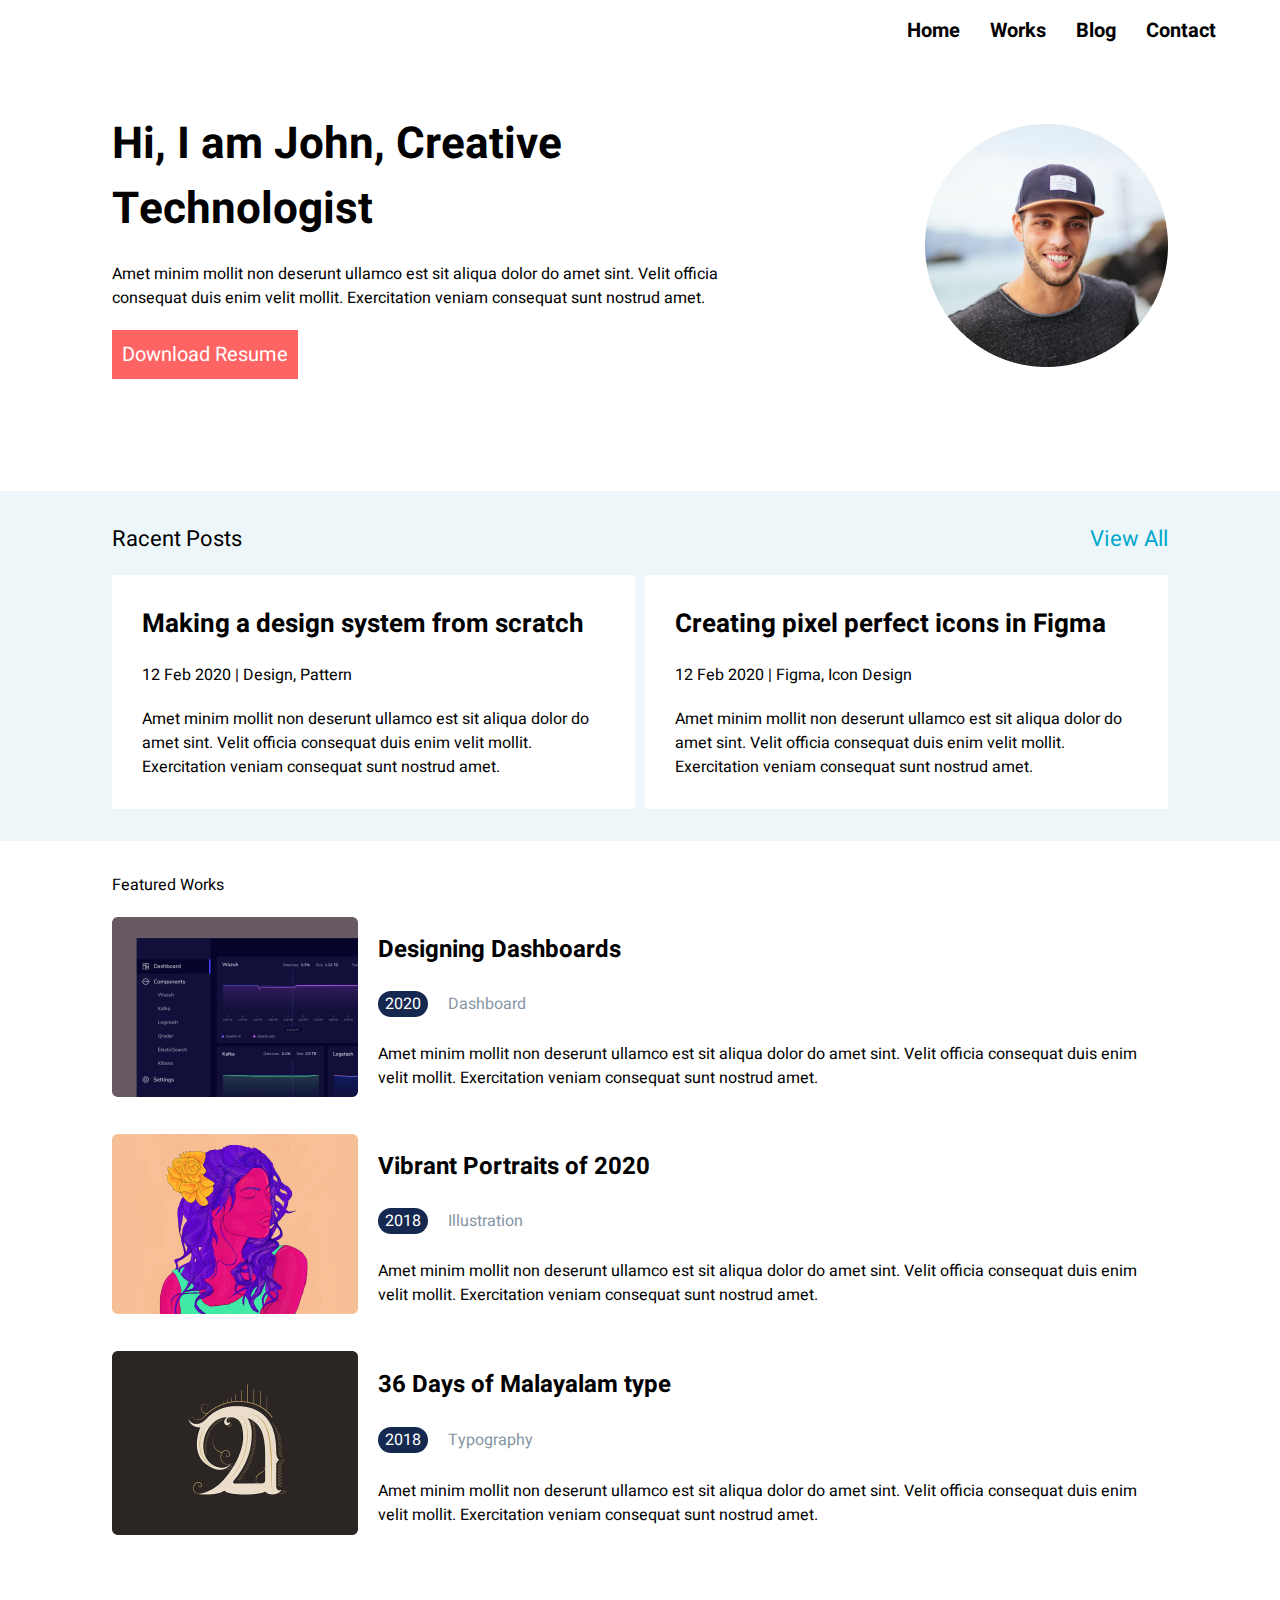
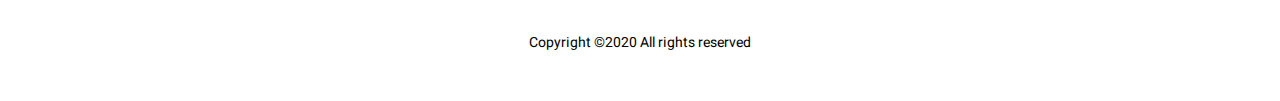
<file: index.html>
<!DOCTYPE html>
<html lang="en">

<head>
    <meta charset="UTF-8">
    <meta name="viewport" content="width=device-width, initial-scale=1.0">
    <!-- google fonts -->
    <link rel="preconnect" href="https://fonts.googleapis.com">
    <link rel="preconnect" href="https://fonts.gstatic.com" crossorigin>
    <link
        href="https://fonts.googleapis.com/css2?family=Comic+Neue:wght@700&family=Dancing+Script:wght@400;500&family=Heebo:wght@200;400&display=swap"
        rel="stylesheet">
    <!-- font awesome -->
    <link rel="stylesheet" href="https://cdnjs.cloudflare.com/ajax/libs/font-awesome/6.4.2/css/all.min.css" integrity="sha512-z3gLpd7yknf1YoNbCzqRKc4qyor8gaKU1qmn+CShxbuBusANI9QpRohGBreCFkKxLhei6S9CQXFEbbKuqLg0DA==" crossorigin="anonymous" referrerpolicy="no-referrer" />
    <link rel="stylesheet" href="src/css/home.css">
    <title>Fajrieee Figma to HTML #1</title>
</head>

<body>
    <!--! Home -->

    <!-- navbar -->
    <nav>
        <ul id="navUl">
            <li><a href="#">Home</a></li>
            <li><a href="works.html">Works</a></li>
            <li><a href="blog.html">Blog</a></li>
            <li><a href="#">Contact</a></li>
        </ul>

        <div class="humberger" onclick="humbergerToogle()">
            <span>.</span>
            <span>.</span>
            <span>.</span>
        </div>
    </nav>

    <!-- navbar end -->

    <!-- hero section -->
    <section class="hero-section">
        <div class="text-container">
            <h1>Hi, I am John,
                Creative Technologist</h1>

            <p>Amet minim mollit non deserunt ullamco est sit aliqua dolor do amet sint. Velit officia consequat duis enim velit mollit. Exercitation veniam consequat sunt nostrud amet.</p>

            <button>Download Resume</button>
        </div>
        <div class="image-container">
            <img src="assets/Ellipse 1.png" alt="">
        </div>
    </section>
    <!-- hero section end -->

    <!-- section racent post -->
    <section class="racent-post">
        <div class="racent-post-container">
            <p>Racent Posts</p>
            <a href="#">View All</a>
        </div>
        <div class="cards-container">
            <div class="card">
                <h2>Making a design system from scratch</h2>
                <p>12 Feb 2020  |  Design, Pattern</p>
                <p>Amet minim mollit non deserunt ullamco est sit aliqua dolor do amet sint. Velit officia consequat duis enim velit mollit. Exercitation veniam consequat sunt nostrud amet.</p>
            </div>
            <div class="card">
                <h2>Creating pixel perfect icons in Figma</h2>
                <p>12 Feb 2020  |  Figma, Icon Design</p>
                <p>Amet minim mollit non deserunt ullamco est sit aliqua dolor do amet sint. Velit officia consequat duis enim velit mollit. Exercitation veniam consequat sunt nostrud amet.</p>
            </div>
        </div>
    </section>
    <!-- section racent post end -->

    <!-- section featured works -->
    <section class="featured-works">
        <div class="featured-works-container">
            <p>Featured Works</p>
        </div>
        <div class="cards-container">

            <div class="card">
                <div class="image-container">
                    <img src="assets/Rectangle 30.png" alt="">
                </div>
                <div class="text-container">
                    <h2>Designing Dashboards</h2>
                    <div class="category">
                        <div>2020</div>
                        <p>Dashboard</p>
                    </div>
                    <p>Amet minim mollit non deserunt ullamco est sit aliqua dolor do amet sint. Velit officia consequat duis enim velit mollit. Exercitation veniam consequat sunt nostrud amet.</p>
                </div>
            </div>

            <div class="card">
                <div class="image-container">
                    <img src="assets/Rectangle 32.png" alt="">
                </div>
                <div class="text-container">
                    <h2>Vibrant Portraits of 2020</h2>
                    <div class="category">
                        <div>2018</div>
                        <p>Illustration</p>
                    </div>
                    <p>Amet minim mollit non deserunt ullamco est sit aliqua dolor do amet sint. Velit officia consequat duis enim velit mollit. Exercitation veniam consequat sunt nostrud amet.</p>
                </div>
            </div>

            <div class="card">
                <div class="image-container">
                    <img src="assets/Rectangle 34.png" alt="">
                </div>
                <div class="text-container">
                    <h2>36 Days of Malayalam type</h2>
                    <div class="category">
                        <div>2018</div>
                        <p>Typography</p>
                    </div>
                    <p>Amet minim mollit non deserunt ullamco est sit aliqua dolor do amet sint. Velit officia consequat duis enim velit mollit. Exercitation veniam consequat sunt nostrud amet.</p>
                </div>
            </div>

        </div>
    </section>
    <!-- section featured works end -->

    <!-- footer -->
    <footer>
        <div class="logos">
            <a href=""><i class="fa-brands fa-square-facebook fa-xl"></i></a>
            <a href=""><i class="fa-brands fa-instagram fa-xl"></i></a>
            <a href=""><i class="fa-brands fa-twitter fa-xl"></i></a>
            <a href=""><i class="fa-brands fa-linkedin fa-xl"></i></a>
        </div>
        <div class="copyright">
            <p>Copyright ©2020 All rights reserved </p>
        </div>
    </footer>
    <!-- footer end -->

    <!--! Home end -->

    <script src="src/js/humberger.js"></script>
</body>

</html>
</file>
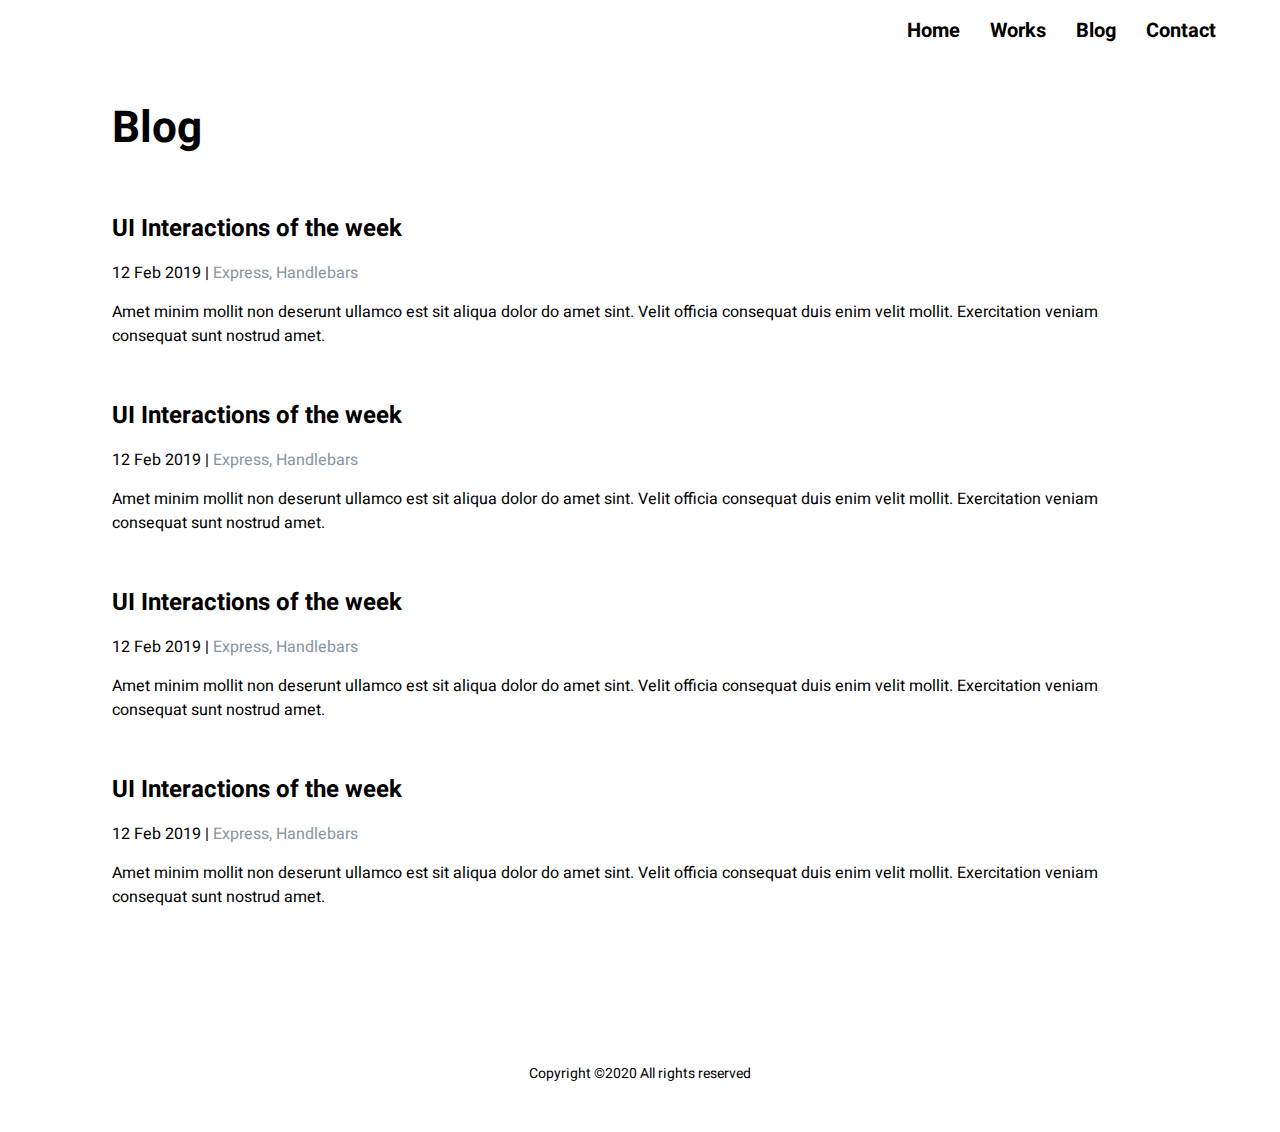
<file: blog.html>
<!DOCTYPE html>
<html lang="en">
<head>
    <meta charset="UTF-8">
    <meta name="viewport" content="width=device-width, initial-scale=1.0">
    <!-- google fonts -->
    <link rel="preconnect" href="https://fonts.googleapis.com">
    <link rel="preconnect" href="https://fonts.gstatic.com" crossorigin>
    <link
        href="https://fonts.googleapis.com/css2?family=Comic+Neue:wght@700&family=Dancing+Script:wght@400;500&family=Heebo:wght@200;400&display=swap"
        rel="stylesheet">
    <!-- font awesome -->
    <link rel="stylesheet" href="https://cdnjs.cloudflare.com/ajax/libs/font-awesome/6.4.2/css/all.min.css" integrity="sha512-z3gLpd7yknf1YoNbCzqRKc4qyor8gaKU1qmn+CShxbuBusANI9QpRohGBreCFkKxLhei6S9CQXFEbbKuqLg0DA==" crossorigin="anonymous" referrerpolicy="no-referrer" />
    <!-- blog css  -->
    <link rel="stylesheet" href="src/css/blog.css">
    <title>Fajrieee Figma to HTML #1</title>
</head>
<body>
    <!--! Blog -->
    <!-- navbar -->
    <nav>
        <ul id="navUl">
            <li><a href="index.html">Home</a></li>
            <li><a href="works.html">Works</a></li>
            <li><a href="#">Blog</a></li>
            <li><a href="#">Contact</a></li>
        </ul>

        <div class="humberger" onclick="humbergerToogle()">
            <span>.</span>
            <span>.</span>
            <span>.</span>
        </div>
    </nav>

    <!-- navbar end -->

    <!-- Section -->
    <section class="blog-section">
        <div class="title-container">
            <h1>Blog</h1>
        </div>
        <div class="cards-container">
            
            <div class="card">
                <h2>UI Interactions of the week</h2>
                <p>12 Feb 2019    |    <span>Express, Handlebars</span></p>
                <p>Amet minim mollit non deserunt ullamco est sit aliqua dolor do amet sint. Velit officia consequat duis enim velit mollit. Exercitation veniam consequat sunt nostrud amet.</p>
            </div>

            <div class="card">
                <h2>UI Interactions of the week</h2>
                <p>12 Feb 2019    |    <span>Express, Handlebars</span></p>
                <p>Amet minim mollit non deserunt ullamco est sit aliqua dolor do amet sint. Velit officia consequat duis enim velit mollit. Exercitation veniam consequat sunt nostrud amet.</p>
            </div>

            <div class="card">
                <h2>UI Interactions of the week</h2>
                <p>12 Feb 2019    |    <span>Express, Handlebars</span></p>
                <p>Amet minim mollit non deserunt ullamco est sit aliqua dolor do amet sint. Velit officia consequat duis enim velit mollit. Exercitation veniam consequat sunt nostrud amet.</p>
            </div>

            <div class="card">
                <h2>UI Interactions of the week</h2>
                <p>12 Feb 2019    |    <span>Express, Handlebars</span></p>
                <p>Amet minim mollit non deserunt ullamco est sit aliqua dolor do amet sint. Velit officia consequat duis enim velit mollit. Exercitation veniam consequat sunt nostrud amet.</p>
            </div>
        </div>
    </section>
    <!-- Section end -->

    <!-- footer -->
    <footer>
        <div class="logos">
            <a href=""><i class="fa-brands fa-square-facebook fa-xl"></i></a>
            <a href=""><i class="fa-brands fa-instagram fa-xl"></i></a>
            <a href=""><i class="fa-brands fa-twitter fa-xl"></i></a>
            <a href=""><i class="fa-brands fa-linkedin fa-xl"></i></a>
        </div>
        <div class="copyright">
            <p>Copyright ©2020 All rights reserved </p>
        </div>
    </footer>
    <!-- footer end -->
    <script src="src/js/humberger.js"></script>
</body>
</html>
</file>
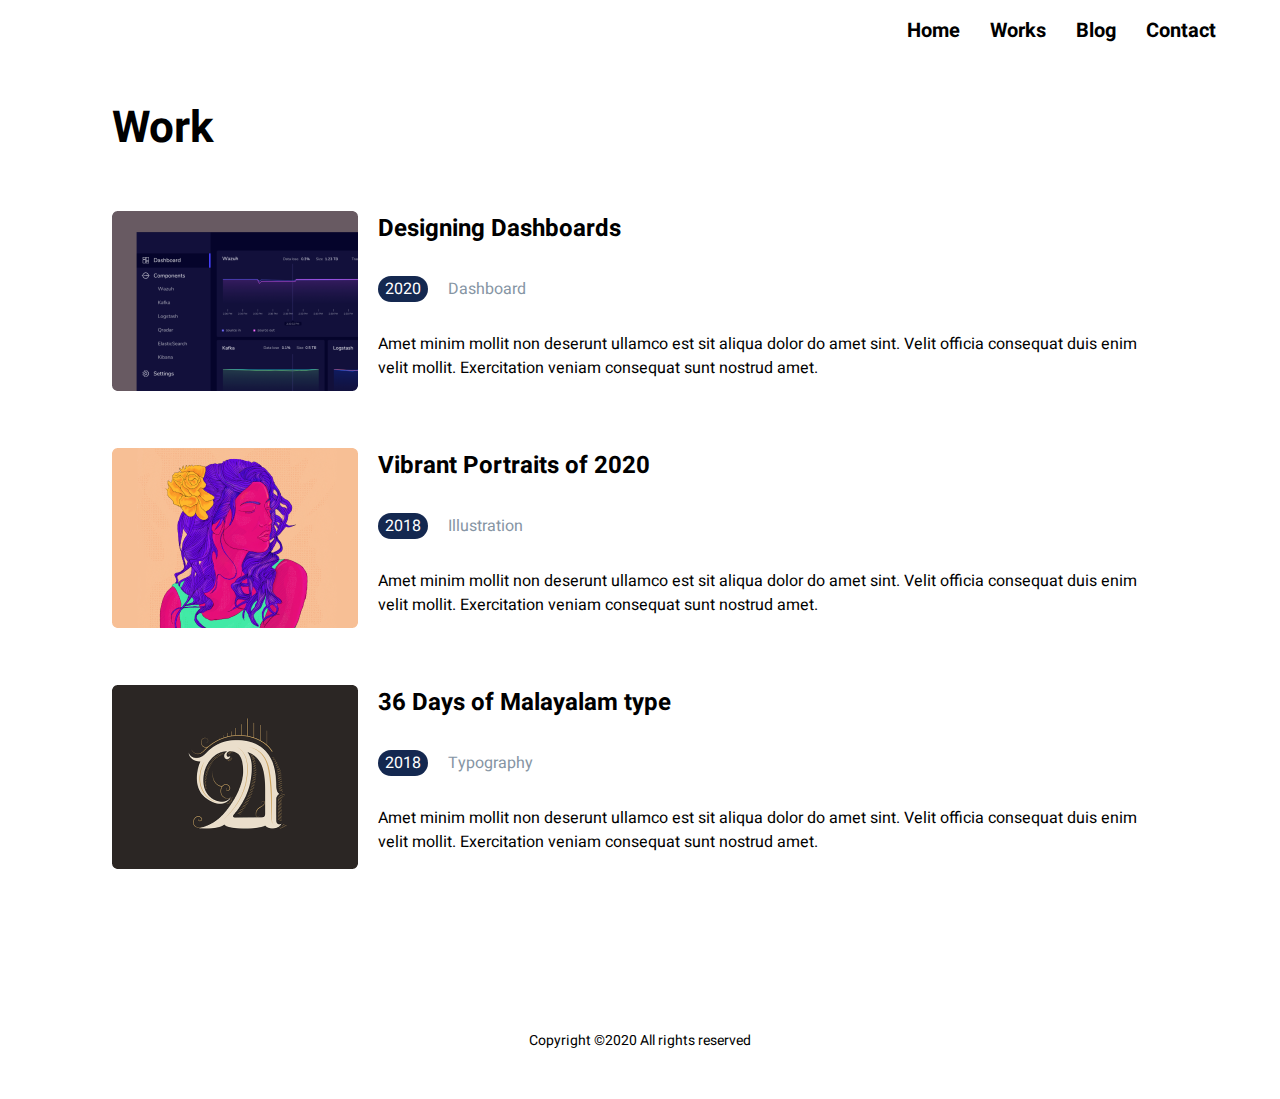
<file: works.html>
<!DOCTYPE html>
<html lang="en">
<head>
    <meta charset="UTF-8">
    <meta name="viewport" content="width=device-width, initial-scale=1.0">
     <!-- google fonts -->
     <link rel="preconnect" href="https://fonts.googleapis.com">
     <link rel="preconnect" href="https://fonts.gstatic.com" crossorigin>
     <link
         href="https://fonts.googleapis.com/css2?family=Comic+Neue:wght@700&family=Dancing+Script:wght@400;500&family=Heebo:wght@200;400&display=swap"
         rel="stylesheet">
     <!-- font awesome -->
     <link rel="stylesheet" href="https://cdnjs.cloudflare.com/ajax/libs/font-awesome/6.4.2/css/all.min.css" integrity="sha512-z3gLpd7yknf1YoNbCzqRKc4qyor8gaKU1qmn+CShxbuBusANI9QpRohGBreCFkKxLhei6S9CQXFEbbKuqLg0DA==" crossorigin="anonymous" referrerpolicy="no-referrer" />
     <!-- works css -->
     <link rel="stylesheet" href="src/css/works.css">
    <title>Fajrieee Figma to HTML #1</title>
</head>
<body>
     <!--! Blog -->
    <!-- navbar -->
    <nav>
        <ul id="navUl">
            <li><a href="index.html">Home</a></li>
            <li><a href="index.html">Works</a></li>
            <li><a href="blog.html">Blog</a></li>
            <li><a href="#">Contact</a></li>
        </ul>

        <div class="humberger" onclick="humbergerToogle()">
            <span>.</span>
            <span>.</span>
            <span>.</span>
        </div>
    </nav>

    <!-- navbar end -->

    <!-- Section -->
    <section class="works-section">
        <div class="title-container">
            <h1>Work</h1>
        </div>
        <div class="cards-container">
            
            <div class="card">
                <div class="image-container">
                    <img src="assets/Rectangle 30.png" alt="">
                </div>
                <div class="text-container">
                    <h2>Designing Dashboards</h2>
                    <div class="category">
                        <div>2020</div>
                        <p>Dashboard</p>
                    </div>
                    <p>Amet minim mollit non deserunt ullamco est sit aliqua dolor do amet sint. Velit officia consequat duis enim velit mollit. Exercitation veniam consequat sunt nostrud amet.</p>
                </div>
            </div>
            
            <div class="card">
                <div class="image-container">
                    <img src="assets/Rectangle 32.png" alt="">
                </div>
                <div class="text-container">
                    <h2>Vibrant Portraits of 2020</h2>
                    <div class="category">
                        <div>2018</div>
                        <p>Illustration</p>
                    </div>
                    <p>Amet minim mollit non deserunt ullamco est sit aliqua dolor do amet sint. Velit officia consequat duis enim velit mollit. Exercitation veniam consequat sunt nostrud amet.</p>
                </div>
            </div>
            
            <div class="card">
                <div class="image-container">
                    <img src="assets/Rectangle 34.png" alt="">
                </div>
                <div class="text-container">
                    <h2>36 Days of Malayalam type</h2>
                    <div class="category">
                        <div>2018</div>
                        <p>Typography</p>
                    </div>
                    <p>Amet minim mollit non deserunt ullamco est sit aliqua dolor do amet sint. Velit officia consequat duis enim velit mollit. Exercitation veniam consequat sunt nostrud amet.</p>
                </div>
            </div>

        </div>
    </section>
    <!-- Section end -->

    <!-- footer -->
    <footer>
        <div class="logos">
            <a href=""><i class="fa-brands fa-square-facebook fa-xl"></i></a>
            <a href=""><i class="fa-brands fa-instagram fa-xl"></i></a>
            <a href=""><i class="fa-brands fa-twitter fa-xl"></i></a>
            <a href=""><i class="fa-brands fa-linkedin fa-xl"></i></a>
        </div>
        <div class="copyright">
            <p>Copyright ©2020 All rights reserved </p>
        </div>
    </footer>
    <!-- footer end -->
    <script src="src/js/humberger.js"></script>
</body>
</html>
</file>
<file: src/css/home.css>
* {
    margin: 0;
    padding: 0;
    box-sizing: border-box;
    font-family: 'Heebo', sans-serif;
}

/* Humberger */
nav .humberger {
    cursor: pointer;
    width: 40px;
    height: 40px;
    background-color: white;
    display: none;
    flex-direction: column;
    justify-content: center;
    align-items: center;
    gap: 5px;
}

nav .humberger span {
    width: 40px;
    height: 5px;
    background-color: black;
    border-radius: 20px;
    -webkit-border-radius: 20px;
    -moz-border-radius: 20px;
    -ms-border-radius: 20px;
    -o-border-radius: 20px;
}
/* Humberger end */

/* Navbar */

nav {
    position: fixed;
    right: 0;
    left: 0;
    padding: 1rem 4rem;
    display: flex;
    justify-content: end;
    align-items: center;
    gap: 20px;
    background-color: white;
}

nav ul{
    display: flex;
    justify-content: end;
    gap: 30px;
}

nav ul li {
    list-style: none;
    font-weight: bolder;
    font-size: 20px;
}

nav ul li a {
    text-decoration: none;
    color: black;
}

nav ul li a:hover {
    color: #FF6464;
}

/* Navbar end */

/* Hero section */

section.hero-section {
    width: 100%;
    padding: 7rem 7rem;
    display: flex;
    justify-content: center;
    align-items: center;
}

section.hero-section .text-container {
    display: flex;
    flex-direction: column;
    justify-content: center;
    align-items: start;
    gap: 20px;
    width: 60%;
}

section.hero-section .text-container h1 {
    font-size: 44px;
}

section.hero-section .text-container button {
    cursor: pointer;
    border: none;
    padding: 10px;
    background-color: #FF6464;
    color: white;
    font-size: 20px;
}

section.hero-section .image-container {
    width: 40%;
    display: flex;
    justify-content: end;
}

/* Hero section end */

/* Section racent post */
section.racent-post {
    padding: 2rem 7rem;
    background-color: #EDF7FA;
    width: 100%;
    display: flex;
    flex-direction: column;
    gap: 20px;
}

section.racent-post .racent-post-container {
    display: flex;
    justify-content: space-between;
    font-size: 22px;
}

section.racent-post .racent-post-container a {
    text-decoration: none;
    color: #00A8CC;
}

section.racent-post .cards-container {
    width: 100%;
    display: flex;
    justify-content: center;
    align-items: center;
    gap: 10px;
}

section.racent-post .cards-container .card {
    background-color: white;
    width: 50%;
    padding: 30px;
    display: flex;
    flex-direction: column;
    justify-content: start;
    align-items: start;
    gap: 20px;
}

section.racent-post .cards-container .card h2 {
    font-size: 26px;
}
/* Section racent post end */

/* Section featured works */
section.featured-works {
    padding: 2rem 7rem;
    display: flex;
    flex-direction: column;
    justify-content: start;
    align-items: start;
    gap: 20px;
}

section.featured-works .cards-container {
    display: flex;
    flex-direction: column;
    gap: 30px;
}

section.featured-works .cards-container .card {
    display: flex;
    gap: 20px;
}

section.featured-works .cards-container .card .text-container {
    display: flex;
    flex-direction: column;
    justify-content: space-evenly;
    gap: 10px;
}

section.featured-works .cards-container .card .text-container .category {
    display: flex;
    align-items: center;
    gap: 20px;
}

section.featured-works .cards-container .card .text-container .category div {
    padding: 1px 7px;
    background-color: #142850;
    color: white;
    border-radius: 16px;
    -webkit-border-radius: 16px;
    -moz-border-radius: 16px;
    -ms-border-radius: 16px;
    -o-border-radius: 16px;
}

section.featured-works .cards-container .card .text-container .category p {
    color: #8695A4;
}
/* Section featured works end */

/* Footer */
footer {
    padding: 3rem;
    display: flex;
    flex-direction: column;
    gap: 10px;
}

footer .logos {
    display: flex;
    justify-content: center;
    align-items: center;
    gap: 30px;
}

footer .logos a {
    text-decoration: none;
    color: black;
}

footer .copyright {
    display: flex;
    justify-content: center;
    align-items: center;
    font-size: 14px;
}
/* Footer end */


/** Media queries  */
@media  screen and (max-width: 768px) {
    /* Hero section */
    section.hero-section {
        width: 100%;
        padding: 7rem 4rem;
        gap: 10px
    }

    section.hero-section .text-container h1 {
        font-size: 30px;
    }

    section.hero-section .image-container img {
        width: 190px;
        /* height: 175px; */
    }
    /* Hero section end */

    /* Section racent post */
    section.racent-post {
        padding: 2rem 4rem;
    }
    /* Racent post end */

    /* Section featured works */
    section.featured-works {
        padding: 2rem 4rem;
    }
    /* Section featured works */
}


@media screen and (max-width: 576px){
    /* Humberger */
    nav .humberger {
        display: flex;
    }
    /* Humberger end */

    /* Navbar */
    nav {
        /* background-color: salmon; */
        padding: 1rem 1.5rem;
        position: fixed;
        z-index: 2;
    }

    nav ul {
        margin-top: 7vh;
        display: none;
        padding: 3rem;
        justify-content: start;
        align-items: center;
        flex-direction: column;
        height: 100vh;
        background-color: white;
        position: absolute;
        top: 0;
        bottom: 0;
        right: 0;
        left: 0;
        z-index: -99;
    }

    nav ul li {
        width: 100%;
        border-bottom: 1px solid black;
        padding: 10px;
    }
    
    /* Navbar end */

    /* Hero section */

    section.hero-section {
        width: 100%;
        padding: 8rem 0;
        flex-direction: column-reverse;
        gap: 30px
    }

    section.hero-section .text-container {
        justify-content: center;
        align-items: center;
        text-align: center;
        gap: 30px;
        width:80%;
    }

    section.hero-section .text-container h1 {
        font-size: 32px;
    }

    section.hero-section .text-container button {
        cursor: pointer;
        border: none;
        padding: 10px;
        font-size: 20px;
    }

    section.hero-section .image-container {
        width: 40%;
        display: flex;
        justify-content: center;
    }

    section.hero-section .image-container img {
        width: 175px;
        height: 180px;
    }

    /* Hero section end */

    /* Section racent post */
    section.racent-post {
        background-color: #EDF7FA;
        width: 100%;
        display: flex;
        flex-direction: column;
        gap: 20px;
    }

    section.racent-post .racent-post-container {
        display: flex;
        justify-content: center;
        font-size: 18px;
    }

    section.racent-post .racent-post-container a {
        display: none;
    }

    section.racent-post .cards-container {
        width: 100%;
        flex-direction: column;
        justify-content: center;
        align-items: center;
        gap: 10px;
    }

    section.racent-post .cards-container .card {
        background-color: white;
        width: 95vw;
        padding: 30px;
        display: flex;
        flex-direction: column;
        justify-content: start;
        align-items: start;
        gap: 20px;
    }

    section.racent-post .cards-container .card h2 {
        font-size: 26px;
    }
    /* Section racent post end */

    /* Section featured works */
    section.featured-works {
        padding: 3rem 1rem;
        display: flex;
        flex-direction: column;
        justify-content: center;
        align-items: center;
        gap: 20px;
    }

    section.featured-works .featured-works-container {
        display: flex;
        justify-content: center;
        align-items: center;
    }

    section.featured-works .cards-container {
        display: flex;
        flex-direction: column;
        gap: 30px;
        padding: .2rem .2rem;
    }

    section.featured-works .cards-container .card {
        width: 90vw;
        display: flex;
        justify-content: center;
        align-items: center;
        flex-direction: column;
        gap: 20px;
    }

    section.featured-works .cards-container .card .image-container {
        display: flex;
        justify-content: center;
        align-items: center;
    }

    section.featured-works .cards-container .card .image-container img {
        width: 90vw;
    }

    section.featured-works .cards-container .card .text-container {
        display: flex;
        flex-direction: column;
        justify-content: space-evenly;
        gap: 10px;
    }

    section.featured-works .cards-container .card .text-container .category {
        display: flex;
        align-items: center;
        gap: 20px;
    }

    section.featured-works .cards-container .card .text-container .category div {
        padding: 1px 7px;
        background-color: #142850;
        color: white;
        border-radius: 16px;
        -webkit-border-radius: 16px;
        -moz-border-radius: 16px;
        -ms-border-radius: 16px;
        -o-border-radius: 16px;
    }

    section.featured-works .cards-container .card .text-container .category p {
        color: #8695A4;
    }
    /* Section featured works end */

}
</file>
<file: src/css/blog.css>
* {
    margin: 0;
    padding: 0;
    box-sizing: border-box;
    font-family: 'Heebo', sans-serif;
}

body {
    width: 100%;
    display: flex;
    flex-direction: column;
    justify-content: center;
    align-items: center;
}

.container {
    width: 100%;
    max-width: 1200px;
}

nav {
    width: 100%;
    position: fixed;
    top: 0;
}

/* Humberger */
nav .humberger {
    cursor: pointer;
    width: 40px;
    height: 40px;
    background-color: white;
    display: none;
    flex-direction: column;
    justify-content: center;
    align-items: center;
    gap: 5px;
}

nav .humberger span {
    width: 40px;
    height: 5px;
    background-color: black;
    border-radius: 20px;
    -webkit-border-radius: 20px;
    -moz-border-radius: 20px;
    -ms-border-radius: 20px;
    -o-border-radius: 20px;
}
/* Humberger end */

/* Navbar */

nav {
    position: fixed;
    right: 0;
    left: 0;
    padding: 1rem 4rem;
    display: flex;
    justify-content: end;
    align-items: center;
    gap: 20px;
    background-color: white;
}

nav ul{
    display: flex;
    justify-content: end;
    gap: 30px;
}

nav ul li {
    list-style: none;
    font-weight: bolder;
    font-size: 20px;
}

nav ul li a {
    text-decoration: none;
    color: black;
}

nav ul li a:hover {
    color: #FF6464;
}

/* Navbar end */

/* Blog section */
section.blog-section {
    padding: 6rem 7rem;
    display: flex;
    flex-direction: column;
    justify-content: start;
    align-items: start;
    gap: 50px;
}

section.blog-section .title-container h1 {
    font-size: 44px;
}

section.blog-section .cards-container {
    display: flex;
    flex-direction: column;
    justify-content: start;
    align-items: start;
    gap: 50px;
}

section.blog-section .cards-container .card {
    display: flex;
    flex-direction: column;
    justify-content: start;
    align-items: start;
    gap: 15px;
}

section.blog-section .cards-container .card span {
    color: #8695A4;
}
/* Blog section end */

/* Footer */
footer {
    padding: 3rem;
    display: flex;
    flex-direction: column;
    gap: 10px;
}

footer .logos {
    display: flex;
    justify-content: center;
    align-items: center;
    gap: 30px;
}

footer .logos a {
    text-decoration: none;
    color: black;
}

footer .copyright {
    display: flex;
    justify-content: center;
    align-items: center;
    font-size: 14px;
}
/* Footer end */

/** Media queries */
@media screen and (max-width: 576px){
    /* Humberger */
    nav .humberger {
        display: flex;
    }
    /* Humberger end */

    /* Navbar */
    nav {
        /* background-color: salmon; */
        padding: 1rem 1.5rem;
        position: fixed;
        z-index: 2;
    }

    nav ul {
        margin-top: 7vh;
        display: none;
        padding: 3rem;
        justify-content: start;
        align-items: center;
        flex-direction: column;
        height: 100vh;
        background-color: white;
        position: absolute;
        top: 0;
        bottom: 0;
        right: 0;
        left: 0;
        z-index: -99;
    }

    nav ul li {
        width: 100%;
        border-bottom: 1px solid black;
        padding: 10px;
    }
    
    /* Navbar end */

    /* Blog section */
    section.blog-section {
        padding: 6rem 2rem;
        display: flex;
        flex-direction: column;
        justify-content: start;
        align-items: start;
        gap: 50px;
    }
}
</file>
<file: src/css/works.css>
* {
    margin: 0;
    padding: 0;
    box-sizing: border-box;
    font-family: 'Heebo', sans-serif;
}

body {
    width: 100%;
    display: flex;
    flex-direction: column;
    justify-content: center;
    align-items: center;
}

.container {
    width: 100%;
    max-width: 1200px;
}

nav {
    width: 100%;
    position: fixed;
    top: 0;
}

/* Humberger */
nav .humberger {
    cursor: pointer;
    width: 40px;
    height: 40px;
    background-color: white;
    display: none;
    flex-direction: column;
    justify-content: center;
    align-items: center;
    gap: 5px;
}

nav .humberger span {
    width: 40px;
    height: 5px;
    background-color: black;
    border-radius: 20px;
    -webkit-border-radius: 20px;
    -moz-border-radius: 20px;
    -ms-border-radius: 20px;
    -o-border-radius: 20px;
}
/* Humberger end */

/* Navbar */

nav {
    position: fixed;
    right: 0;
    left: 0;
    padding: 1rem 4rem;
    display: flex;
    justify-content: end;
    align-items: center;
    gap: 20px;
    background-color: white;
}

nav ul{
    display: flex;
    justify-content: end;
    gap: 30px;
}

nav ul li {
    list-style: none;
    font-weight: bolder;
    font-size: 20px;
}

nav ul li a {
    text-decoration: none;
    color: black;
}

nav ul li a:hover {
    color: #FF6464;
}

/* Navbar end */

/* Works section */
section.works-section {
    padding: 6rem 7rem;
    display: flex;
    flex-direction: column;
    justify-content: start;
    align-items: start;
    gap: 50px;
}

section.works-section .title-container h1 {
    font-size: 44px;
}

section.works-section .cards-container {
    display: flex;
    flex-direction: column;
    justify-content: start;
    align-items: start;
    gap: 50px;
}

section.works-section .cards-container .card {
    display: flex;
    justify-content: start;
    align-items: start;
    gap: 20px;
}

section.works-section .cards-container .card .text-container {
    display: flex;
    flex-direction: column;
    justify-content: start;
    align-items: start;
    gap: 30px;
}

section.works-section .category {
        display: flex;
        align-items: center;
        gap: 20px;
    }

    section.works-section .category div {
        padding: 1px 7px;
        background-color: #142850;
        color: white;
        border-radius: 16px;
        -webkit-border-radius: 16px;
        -moz-border-radius: 16px;
        -ms-border-radius: 16px;
        -o-border-radius: 16px;
    }

    section.works-section .category p {
        color: #8695A4;
    }
/* Works section end */

/* Footer */
footer {
    padding: 3rem;
    display: flex;
    flex-direction: column;
    gap: 10px;
}

footer .logos {
    display: flex;
    justify-content: center;
    align-items: center;
    gap: 30px;
}

footer .logos a {
    text-decoration: none;
    color: black;
}

footer .copyright {
    display: flex;
    justify-content: center;
    align-items: center;
    font-size: 14px;
}
/* Footer end */

/** Media queries */
@media screen and (max-width: 576px){
    /* Humberger */
    nav .humberger {
        display: flex;
    }
    /* Humberger end */

    /* Navbar */
    nav {
        /* background-color: salmon; */
        padding: 1rem 1.5rem;
        position: fixed;
        z-index: 2;
    }

    nav ul {
        margin-top: 7vh;
        display: none;
        padding: 3rem;
        justify-content: start;
        align-items: center;
        flex-direction: column;
        height: 100vh;
        background-color: white;
        position: absolute;
        top: 0;
        bottom: 0;
        right: 0;
        left: 0;
        z-index: -99;
    }

    nav ul li {
        width: 100%;
        border-bottom: 1px solid black;
        padding: 10px;
    }
    
    /* Navbar end */

    /* Works section */
    section.works-section {
        padding: 6rem 2rem;
        display: flex;
        flex-direction: column;
        justify-content: center;
        align-items: center;
        gap: 50px;
    }

    section.works-section .title-container {
        width: 100%;
    }

    section.works-section .cards-container {
        display: flex;
        flex-direction: column;
        justify-content: center;
        align-items: center;
        gap: 50px;
    }

    section.works-section .cards-container .card {
        display: flex;
        flex-direction: column;
        justify-content: start;
        align-items: start;
        gap: 20px;
    }

    section.works-section .cards-container .card .image-container img {
        width: 85vw;
    }
}
</file>
